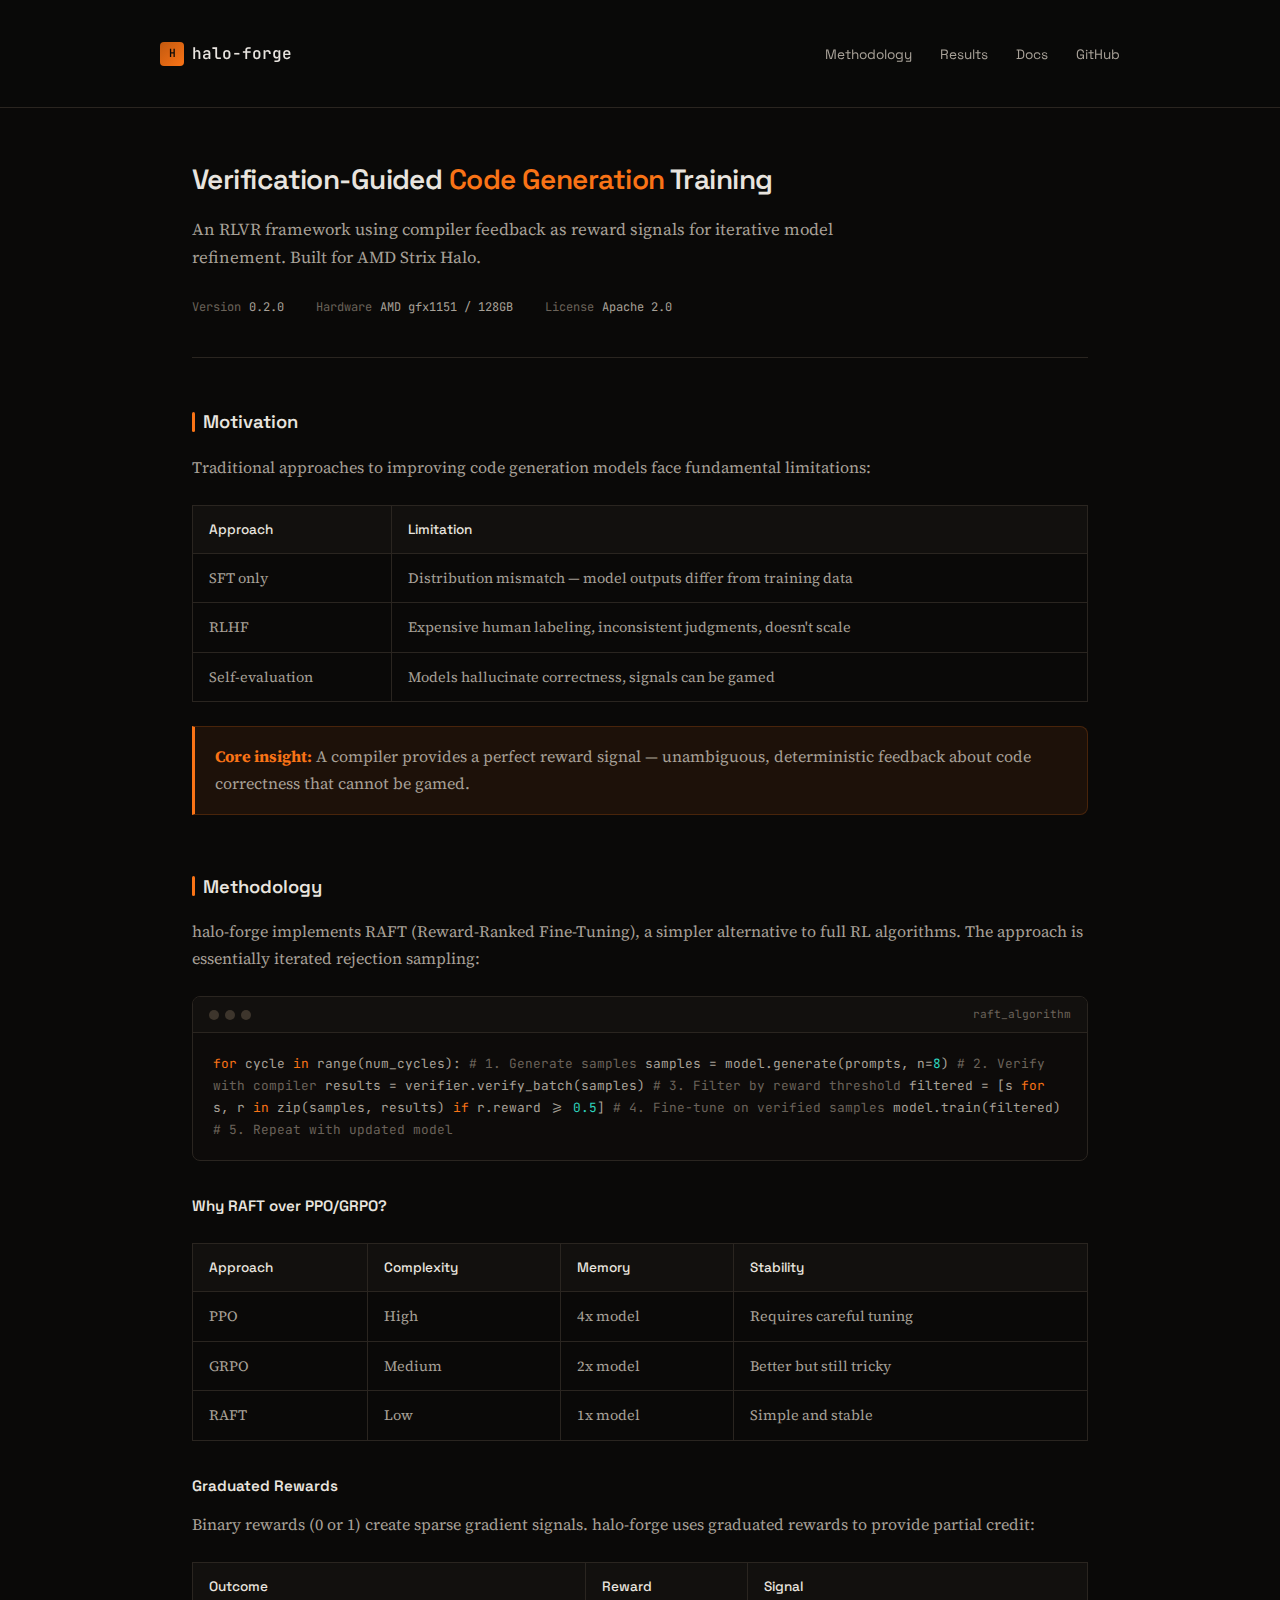
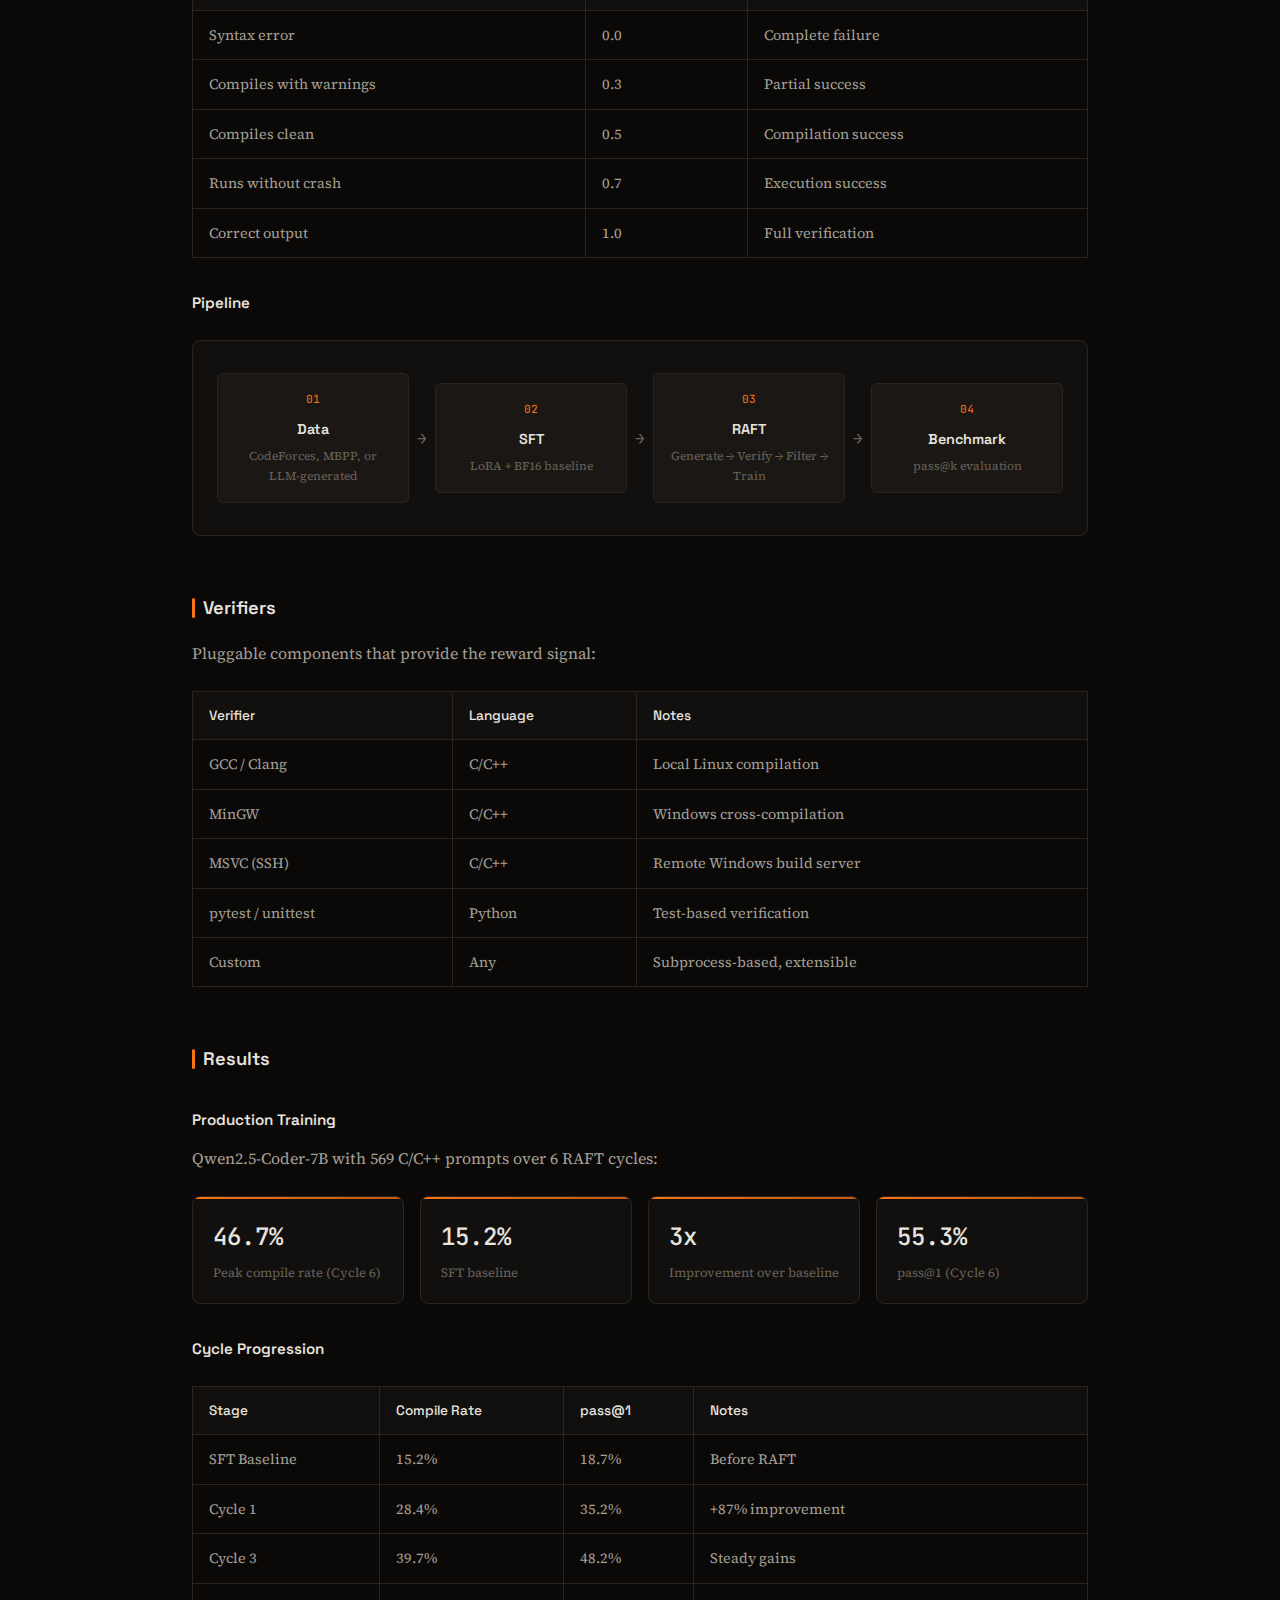
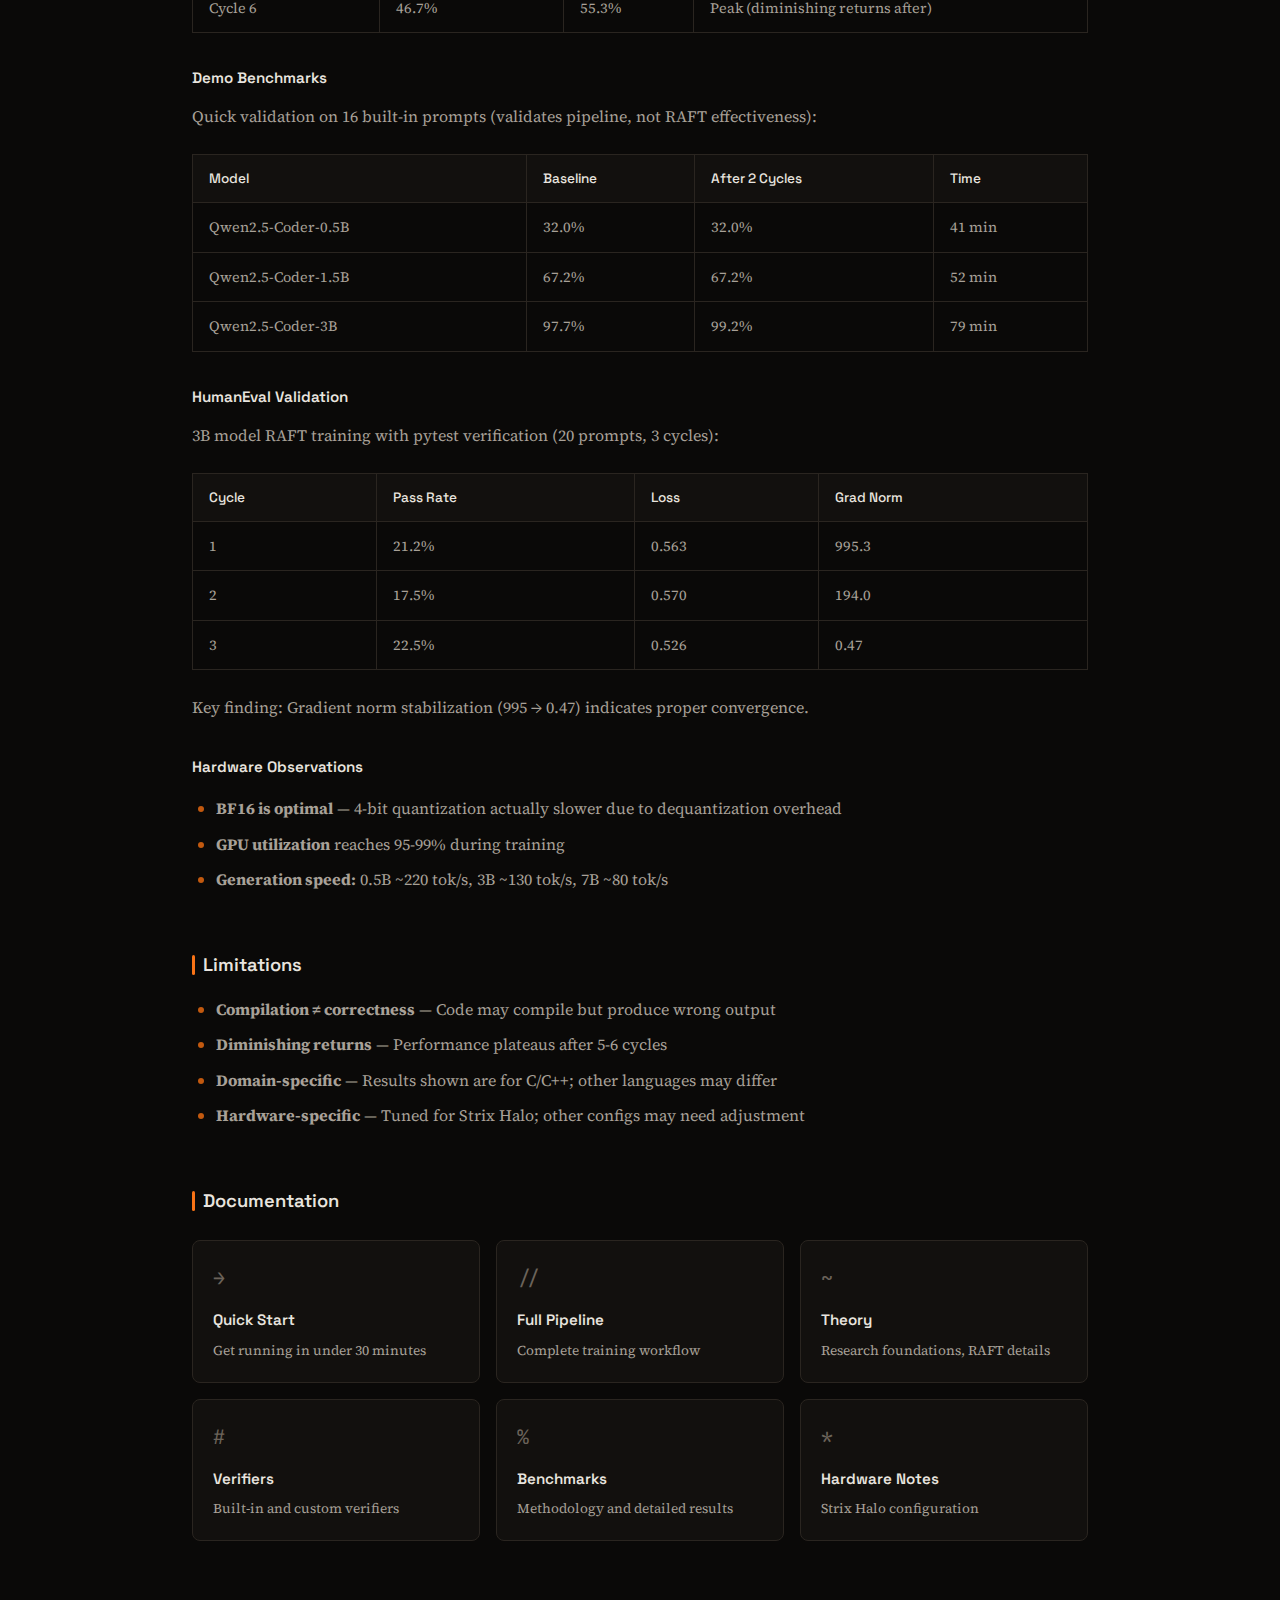
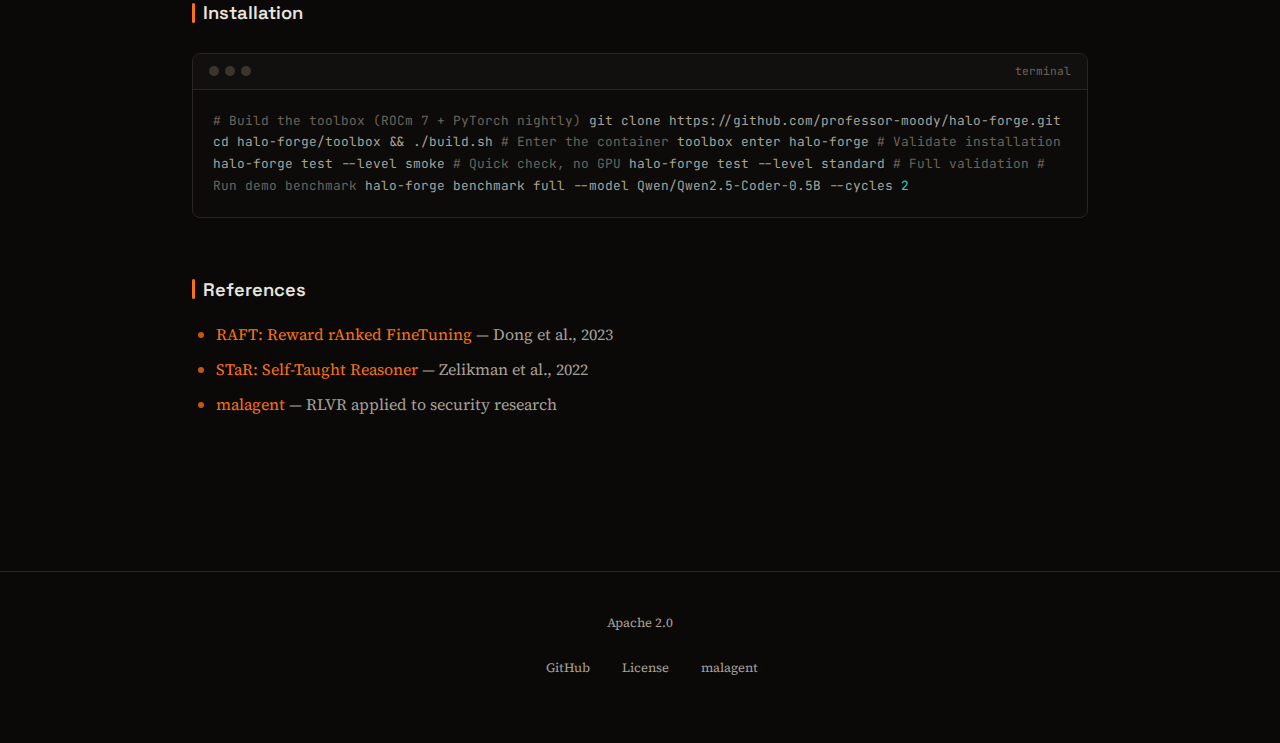
<file: website/index.html>
<!DOCTYPE html>
<html lang="en">
<head>
    <meta charset="UTF-8">
    <meta name="viewport" content="width=device-width, initial-scale=1.0">
    <title>halo-forge — RLVR Training Framework</title>
    <link rel="preconnect" href="https://fonts.googleapis.com">
    <link rel="preconnect" href="https://fonts.gstatic.com" crossorigin>
    <link href="https://fonts.googleapis.com/css2?family=JetBrains+Mono:wght@400;500&family=Space+Grotesk:wght@400;500;600&family=Source+Serif+4:ital,wght@0,400;0,500;1,400&display=swap" rel="stylesheet">
    <style>
        :root {
            --bg-void: #0a0908;
            --bg-surface: #12100e;
            --bg-elevated: #1a1714;
            --bg-code: #0d0b0a;
            --border: #2a2520;
            --border-accent: #3d352c;
            --text-primary: #e8e4df;
            --text-secondary: #a8a198;
            --text-tertiary: #6b635a;
            --accent: #f97316;
            --accent-dim: #c2590f;
            --accent-subtle: rgba(249, 115, 22, 0.08);
            --accent-glow: rgba(249, 115, 22, 0.15);
            --teal: #2dd4bf;
            --teal-dim: #14b8a6;
            --font-display: 'Space Grotesk', system-ui, sans-serif;
            --font-mono: 'JetBrains Mono', monospace;
            --font-body: 'Source Serif 4', Georgia, serif;
        }

        *, *::before, *::after {
            box-sizing: border-box;
            margin: 0;
            padding: 0;
        }

        html {
            scroll-behavior: smooth;
        }

        body {
            font-family: var(--font-body);
            background: var(--bg-void);
            color: var(--text-primary);
            line-height: 1.7;
            font-size: 16px;
        }

        header {
            border-bottom: 1px solid var(--border);
            padding: 1rem 2rem;
            background: rgba(10, 9, 8, 0.95);
            backdrop-filter: blur(8px);
            position: sticky;
            top: 0;
            z-index: 100;
        }

        nav {
            max-width: 960px;
            margin: 0 auto;
            display: flex;
            align-items: center;
            justify-content: space-between;
        }

        .logo {
            font-family: var(--font-mono);
            font-size: 1rem;
            font-weight: 500;
            color: var(--text-primary);
            text-decoration: none;
            display: flex;
            align-items: center;
            gap: 0.5rem;
        }

        .logo-mark {
            width: 24px;
            height: 24px;
            background: linear-gradient(135deg, var(--accent-dim), var(--accent));
            border-radius: 4px;
            display: flex;
            align-items: center;
            justify-content: center;
            font-size: 0.7rem;
            font-weight: 600;
            color: var(--bg-void);
        }

        .nav-links {
            display: flex;
            align-items: center;
            gap: 1.75rem;
            list-style: none;
        }

        .nav-links a {
            font-family: var(--font-display);
            font-size: 0.85rem;
            color: var(--text-secondary);
            text-decoration: none;
            transition: color 0.2s;
        }

        .nav-links a:hover {
            color: var(--text-primary);
        }

        main {
            max-width: 960px;
            margin: 0 auto;
            padding: 3rem 2rem 6rem;
        }

        .title-section {
            margin-bottom: 3rem;
            padding-bottom: 2.5rem;
            border-bottom: 1px solid var(--border);
        }

        h1 {
            font-family: var(--font-display);
            font-size: 1.75rem;
            font-weight: 600;
            margin-bottom: 0.75rem;
            letter-spacing: -0.02em;
        }

        h1 .accent {
            color: var(--accent);
        }

        .subtitle {
            font-size: 1.05rem;
            color: var(--text-secondary);
            margin-bottom: 1.5rem;
            max-width: 700px;
        }

        .meta {
            font-family: var(--font-mono);
            font-size: 0.75rem;
            color: var(--text-tertiary);
            display: flex;
            gap: 2rem;
            flex-wrap: wrap;
        }

        .meta-item {
            display: flex;
            gap: 0.5rem;
        }

        .meta-value {
            color: var(--text-secondary);
        }

        section {
            margin-bottom: 3.5rem;
        }

        h2 {
            font-family: var(--font-display);
            font-size: 1.15rem;
            font-weight: 600;
            margin-bottom: 1rem;
            color: var(--text-primary);
            display: flex;
            align-items: center;
            gap: 0.5rem;
        }

        h2::before {
            content: '';
            width: 3px;
            height: 1.1em;
            background: var(--accent);
            border-radius: 2px;
        }

        h3 {
            font-family: var(--font-display);
            font-size: 0.95rem;
            font-weight: 600;
            margin-top: 2rem;
            margin-bottom: 0.75rem;
            color: var(--text-primary);
        }

        p {
            margin-bottom: 1rem;
            color: var(--text-secondary);
        }

        a {
            color: var(--accent);
            text-decoration: none;
        }

        a:hover {
            text-decoration: underline;
        }

        code {
            font-family: var(--font-mono);
            font-size: 0.85em;
            background: var(--bg-surface);
            padding: 0.2rem 0.4rem;
            border-radius: 4px;
            border: 1px solid var(--border);
        }

        /* Styled code blocks */
        .code-block {
            background: var(--bg-code);
            border: 1px solid var(--border);
            border-radius: 8px;
            margin: 1.5rem 0;
            overflow: hidden;
        }

        .code-header {
            display: flex;
            align-items: center;
            justify-content: space-between;
            padding: 0.5rem 1rem;
            background: var(--bg-surface);
            border-bottom: 1px solid var(--border);
            font-family: var(--font-mono);
            font-size: 0.7rem;
            color: var(--text-tertiary);
        }

        .code-dots {
            display: flex;
            gap: 6px;
        }

        .code-dot {
            width: 10px;
            height: 10px;
            border-radius: 50%;
            background: var(--border-accent);
        }

        .code-content {
            padding: 1.25rem;
            font-family: var(--font-mono);
            font-size: 0.8rem;
            line-height: 1.7;
            color: var(--text-secondary);
            overflow-x: auto;
        }

        .code-content .comment {
            color: var(--text-tertiary);
        }

        .code-content .keyword {
            color: var(--accent);
        }

        .code-content .number {
            color: var(--teal);
        }

        table {
            width: 100%;
            border-collapse: collapse;
            margin: 1.5rem 0;
            font-size: 0.9rem;
        }

        th, td {
            padding: 0.75rem 1rem;
            border: 1px solid var(--border);
            text-align: left;
        }

        th {
            background: var(--bg-surface);
            font-family: var(--font-display);
            font-weight: 500;
            color: var(--text-primary);
            font-size: 0.85rem;
        }

        td {
            color: var(--text-secondary);
        }

        tr:hover td {
            background: var(--accent-subtle);
        }

        ul, ol {
            margin: 1rem 0;
            padding-left: 1.5rem;
            color: var(--text-secondary);
        }

        li {
            margin: 0.5rem 0;
        }

        li::marker {
            color: var(--accent-dim);
        }

        /* Results cards */
        .results-grid {
            display: grid;
            grid-template-columns: repeat(auto-fit, minmax(200px, 1fr));
            gap: 1rem;
            margin: 1.5rem 0;
        }

        .result-card {
            background: var(--bg-surface);
            border: 1px solid var(--border);
            border-radius: 8px;
            padding: 1.25rem;
            position: relative;
            overflow: hidden;
        }

        .result-card::before {
            content: '';
            position: absolute;
            top: 0;
            left: 0;
            right: 0;
            height: 2px;
            background: linear-gradient(90deg, var(--accent), var(--accent-dim));
        }

        .result-value {
            font-family: var(--font-mono);
            font-size: 1.5rem;
            font-weight: 500;
            color: var(--text-primary);
            margin-bottom: 0.25rem;
        }

        .result-label {
            font-size: 0.8rem;
            color: var(--text-tertiary);
        }

        /* Callout box */
        .callout {
            background: var(--accent-subtle);
            border: 1px solid rgba(249, 115, 22, 0.2);
            border-left: 3px solid var(--accent);
            border-radius: 0 8px 8px 0;
            padding: 1rem 1.25rem;
            margin: 1.5rem 0;
        }

        .callout p {
            margin: 0;
            color: var(--text-secondary);
        }

        .callout strong {
            color: var(--accent);
        }

        /* Pipeline diagram */
        .pipeline {
            background: var(--bg-surface);
            border: 1px solid var(--border);
            border-radius: 8px;
            padding: 1.5rem;
            margin: 1.5rem 0;
        }

        .pipeline-flow {
            display: flex;
            align-items: center;
            justify-content: space-between;
            gap: 0.5rem;
            overflow-x: auto;
            padding: 0.5rem 0;
        }

        .pipeline-stage {
            flex: 1;
            min-width: 120px;
            text-align: center;
            padding: 1rem;
            background: var(--bg-elevated);
            border: 1px solid var(--border);
            border-radius: 6px;
        }

        .pipeline-stage .number {
            font-family: var(--font-mono);
            font-size: 0.7rem;
            color: var(--accent);
            margin-bottom: 0.5rem;
        }

        .pipeline-stage .name {
            font-family: var(--font-display);
            font-weight: 600;
            font-size: 0.9rem;
            color: var(--text-primary);
            margin-bottom: 0.25rem;
        }

        .pipeline-stage .desc {
            font-size: 0.75rem;
            color: var(--text-tertiary);
        }

        .pipeline-arrow {
            font-family: var(--font-mono);
            color: var(--text-tertiary);
            flex-shrink: 0;
        }

        /* Doc links */
        .doc-grid {
            display: grid;
            grid-template-columns: repeat(auto-fit, minmax(280px, 1fr));
            gap: 1rem;
            margin: 1.5rem 0;
        }

        .doc-card {
            background: var(--bg-surface);
            border: 1px solid var(--border);
            border-radius: 8px;
            padding: 1.25rem;
            text-decoration: none;
            transition: all 0.2s;
        }

        .doc-card:hover {
            border-color: var(--border-accent);
            transform: translateY(-2px);
            box-shadow: 0 4px 12px rgba(0, 0, 0, 0.3);
        }

        .doc-card:hover .doc-icon {
            color: var(--accent);
        }

        .doc-icon {
            font-family: var(--font-mono);
            font-size: 1.25rem;
            color: var(--text-tertiary);
            margin-bottom: 0.75rem;
            transition: color 0.2s;
        }

        .doc-card h3 {
            font-family: var(--font-display);
            font-size: 0.95rem;
            font-weight: 600;
            color: var(--text-primary);
            margin: 0 0 0.35rem 0;
        }

        .doc-card p {
            font-size: 0.85rem;
            color: var(--text-secondary);
            margin: 0;
        }

        footer {
            border-top: 1px solid var(--border);
            padding: 2.5rem 2rem;
            text-align: center;
        }

        .footer-content {
            max-width: 960px;
            margin: 0 auto;
            font-size: 0.8rem;
            color: var(--text-tertiary);
        }

        .footer-links {
            display: flex;
            justify-content: center;
            gap: 2rem;
            list-style: none;
            margin-top: 0.75rem;
        }

        .footer-links a {
            color: var(--text-secondary);
        }

        @media (max-width: 768px) {
            main {
                padding: 2rem 1.5rem 4rem;
            }

            h1 {
                font-size: 1.4rem;
            }

            .meta {
                flex-direction: column;
                gap: 0.5rem;
            }

            .pipeline-flow {
                flex-direction: column;
            }

            .pipeline-arrow {
                transform: rotate(90deg);
            }

            .nav-links {
                gap: 1rem;
            }
        }
    </style>
</head>
<body>
    <header>
        <nav>
            <a href="#" class="logo">
                <span class="logo-mark">H</span>
                halo-forge
            </a>
            <ul class="nav-links">
                <li><a href="#methodology">Methodology</a></li>
                <li><a href="#results">Results</a></li>
                <li><a href="docs/index.html">Docs</a></li>
                <li><a href="https://github.com/professor-moody/halo-forge" target="_blank" rel="noopener">GitHub</a></li>
            </ul>
        </nav>
    </header>

    <main>
        <div class="title-section">
            <h1>Verification-Guided <span class="accent">Code Generation</span> Training</h1>
            <p class="subtitle">An RLVR framework using compiler feedback as reward signals for iterative model refinement. Built for AMD Strix Halo.</p>
            <div class="meta">
                <div class="meta-item">
                    <span class="meta-label">Version</span>
                    <span class="meta-value">0.2.0</span>
                </div>
                <div class="meta-item">
                    <span class="meta-label">Hardware</span>
                    <span class="meta-value">AMD gfx1151 / 128GB</span>
                </div>
                <div class="meta-item">
                    <span class="meta-label">License</span>
                    <span class="meta-value">Apache 2.0</span>
                </div>
            </div>
        </div>

        <section>
            <h2>Motivation</h2>
            <p>Traditional approaches to improving code generation models face fundamental limitations:</p>
            
            <table>
                <thead>
                    <tr>
                        <th>Approach</th>
                        <th>Limitation</th>
                    </tr>
                </thead>
                <tbody>
                    <tr>
                        <td>SFT only</td>
                        <td>Distribution mismatch — model outputs differ from training data</td>
                    </tr>
                    <tr>
                        <td>RLHF</td>
                        <td>Expensive human labeling, inconsistent judgments, doesn't scale</td>
                    </tr>
                    <tr>
                        <td>Self-evaluation</td>
                        <td>Models hallucinate correctness, signals can be gamed</td>
                    </tr>
                </tbody>
            </table>

            <div class="callout">
                <p><strong>Core insight:</strong> A compiler provides a perfect reward signal — unambiguous, deterministic feedback about code correctness that cannot be gamed.</p>
            </div>
        </section>

        <section id="methodology">
            <h2>Methodology</h2>
            <p>halo-forge implements RAFT (Reward-Ranked Fine-Tuning), a simpler alternative to full RL algorithms. The approach is essentially iterated rejection sampling:</p>

            <div class="code-block">
                <div class="code-header">
                    <div class="code-dots">
                        <span class="code-dot"></span>
                        <span class="code-dot"></span>
                        <span class="code-dot"></span>
                    </div>
                    <span>raft_algorithm</span>
                </div>
                <div class="code-content"><span class="keyword">for</span> cycle <span class="keyword">in</span> range(num_cycles):
    <span class="comment"># 1. Generate samples</span>
    samples = model.generate(prompts, n=<span class="number">8</span>)
    
    <span class="comment"># 2. Verify with compiler</span>
    results = verifier.verify_batch(samples)
    
    <span class="comment"># 3. Filter by reward threshold</span>
    filtered = [s <span class="keyword">for</span> s, r <span class="keyword">in</span> zip(samples, results) 
                <span class="keyword">if</span> r.reward >= <span class="number">0.5</span>]
    
    <span class="comment"># 4. Fine-tune on verified samples</span>
    model.train(filtered)
    
    <span class="comment"># 5. Repeat with updated model</span></div>
            </div>

            <h3>Why RAFT over PPO/GRPO?</h3>
            <table>
                <thead>
                    <tr>
                        <th>Approach</th>
                        <th>Complexity</th>
                        <th>Memory</th>
                        <th>Stability</th>
                    </tr>
                </thead>
                <tbody>
                    <tr>
                        <td>PPO</td>
                        <td>High</td>
                        <td>4x model</td>
                        <td>Requires careful tuning</td>
                    </tr>
                    <tr>
                        <td>GRPO</td>
                        <td>Medium</td>
                        <td>2x model</td>
                        <td>Better but still tricky</td>
                    </tr>
                    <tr>
                        <td>RAFT</td>
                        <td>Low</td>
                        <td>1x model</td>
                        <td>Simple and stable</td>
                    </tr>
                </tbody>
            </table>

            <h3>Graduated Rewards</h3>
            <p>Binary rewards (0 or 1) create sparse gradient signals. halo-forge uses graduated rewards to provide partial credit:</p>

            <table>
                <thead>
                    <tr>
                        <th>Outcome</th>
                        <th>Reward</th>
                        <th>Signal</th>
                    </tr>
                </thead>
                <tbody>
                    <tr>
                        <td>Syntax error</td>
                        <td>0.0</td>
                        <td>Complete failure</td>
                    </tr>
                    <tr>
                        <td>Compiles with warnings</td>
                        <td>0.3</td>
                        <td>Partial success</td>
                    </tr>
                    <tr>
                        <td>Compiles clean</td>
                        <td>0.5</td>
                        <td>Compilation success</td>
                    </tr>
                    <tr>
                        <td>Runs without crash</td>
                        <td>0.7</td>
                        <td>Execution success</td>
                    </tr>
                    <tr>
                        <td>Correct output</td>
                        <td>1.0</td>
                        <td>Full verification</td>
                    </tr>
                </tbody>
            </table>

            <h3>Pipeline</h3>
            <div class="pipeline">
                <div class="pipeline-flow">
                    <div class="pipeline-stage">
                        <div class="number">01</div>
                        <div class="name">Data</div>
                        <div class="desc">CodeForces, MBPP, or LLM-generated</div>
                    </div>
                    <div class="pipeline-arrow">→</div>
                    <div class="pipeline-stage">
                        <div class="number">02</div>
                        <div class="name">SFT</div>
                        <div class="desc">LoRA + BF16 baseline</div>
                    </div>
                    <div class="pipeline-arrow">→</div>
                    <div class="pipeline-stage">
                        <div class="number">03</div>
                        <div class="name">RAFT</div>
                        <div class="desc">Generate → Verify → Filter → Train</div>
                    </div>
                    <div class="pipeline-arrow">→</div>
                    <div class="pipeline-stage">
                        <div class="number">04</div>
                        <div class="name">Benchmark</div>
                        <div class="desc">pass@k evaluation</div>
                    </div>
                </div>
            </div>
        </section>

        <section>
            <h2>Verifiers</h2>
            <p>Pluggable components that provide the reward signal:</p>

            <table>
                <thead>
                    <tr>
                        <th>Verifier</th>
                        <th>Language</th>
                        <th>Notes</th>
                    </tr>
                </thead>
                <tbody>
                    <tr>
                        <td>GCC / Clang</td>
                        <td>C/C++</td>
                        <td>Local Linux compilation</td>
                    </tr>
                    <tr>
                        <td>MinGW</td>
                        <td>C/C++</td>
                        <td>Windows cross-compilation</td>
                    </tr>
                    <tr>
                        <td>MSVC (SSH)</td>
                        <td>C/C++</td>
                        <td>Remote Windows build server</td>
                    </tr>
                    <tr>
                        <td>pytest / unittest</td>
                        <td>Python</td>
                        <td>Test-based verification</td>
                    </tr>
                    <tr>
                        <td>Custom</td>
                        <td>Any</td>
                        <td>Subprocess-based, extensible</td>
                    </tr>
                </tbody>
            </table>
        </section>

        <section id="results">
            <h2>Results</h2>
            
            <h3>Production Training</h3>
            <p>Qwen2.5-Coder-7B with 569 C/C++ prompts over 6 RAFT cycles:</p>

            <div class="results-grid">
                <div class="result-card">
                    <div class="result-value">46.7%</div>
                    <div class="result-label">Peak compile rate (Cycle 6)</div>
                </div>
                <div class="result-card">
                    <div class="result-value">15.2%</div>
                    <div class="result-label">SFT baseline</div>
                </div>
                <div class="result-card">
                    <div class="result-value">3x</div>
                    <div class="result-label">Improvement over baseline</div>
                </div>
                <div class="result-card">
                    <div class="result-value">55.3%</div>
                    <div class="result-label">pass@1 (Cycle 6)</div>
                </div>
            </div>

            <h3>Cycle Progression</h3>
            <table>
                <thead>
                    <tr>
                        <th>Stage</th>
                        <th>Compile Rate</th>
                        <th>pass@1</th>
                        <th>Notes</th>
                    </tr>
                </thead>
                <tbody>
                    <tr>
                        <td>SFT Baseline</td>
                        <td>15.2%</td>
                        <td>18.7%</td>
                        <td>Before RAFT</td>
                    </tr>
                    <tr>
                        <td>Cycle 1</td>
                        <td>28.4%</td>
                        <td>35.2%</td>
                        <td>+87% improvement</td>
                    </tr>
                    <tr>
                        <td>Cycle 3</td>
                        <td>39.7%</td>
                        <td>48.2%</td>
                        <td>Steady gains</td>
                    </tr>
                    <tr>
                        <td>Cycle 6</td>
                        <td>46.7%</td>
                        <td>55.3%</td>
                        <td>Peak (diminishing returns after)</td>
                    </tr>
                </tbody>
            </table>

            <h3>Demo Benchmarks</h3>
            <p>Quick validation on 16 built-in prompts (validates pipeline, not RAFT effectiveness):</p>

            <table>
                <thead>
                    <tr>
                        <th>Model</th>
                        <th>Baseline</th>
                        <th>After 2 Cycles</th>
                        <th>Time</th>
                    </tr>
                </thead>
                <tbody>
                    <tr>
                        <td>Qwen2.5-Coder-0.5B</td>
                        <td>32.0%</td>
                        <td>32.0%</td>
                        <td>41 min</td>
                    </tr>
                    <tr>
                        <td>Qwen2.5-Coder-1.5B</td>
                        <td>67.2%</td>
                        <td>67.2%</td>
                        <td>52 min</td>
                    </tr>
                    <tr>
                        <td>Qwen2.5-Coder-3B</td>
                        <td>97.7%</td>
                        <td>99.2%</td>
                        <td>79 min</td>
                    </tr>
                </tbody>
            </table>

            <h3>HumanEval Validation</h3>
            <p>3B model RAFT training with pytest verification (20 prompts, 3 cycles):</p>

            <table>
                <thead>
                    <tr>
                        <th>Cycle</th>
                        <th>Pass Rate</th>
                        <th>Loss</th>
                        <th>Grad Norm</th>
                    </tr>
                </thead>
                <tbody>
                    <tr>
                        <td>1</td>
                        <td>21.2%</td>
                        <td>0.563</td>
                        <td>995.3</td>
                    </tr>
                    <tr>
                        <td>2</td>
                        <td>17.5%</td>
                        <td>0.570</td>
                        <td>194.0</td>
                    </tr>
                    <tr>
                        <td>3</td>
                        <td>22.5%</td>
                        <td>0.526</td>
                        <td>0.47</td>
                    </tr>
                </tbody>
            </table>
            <p>Key finding: Gradient norm stabilization (995 → 0.47) indicates proper convergence.</p>

            <h3>Hardware Observations</h3>
            <ul>
                <li><strong>BF16 is optimal</strong> — 4-bit quantization actually slower due to dequantization overhead</li>
                <li><strong>GPU utilization</strong> reaches 95-99% during training</li>
                <li><strong>Generation speed:</strong> 0.5B ~220 tok/s, 3B ~130 tok/s, 7B ~80 tok/s</li>
            </ul>
        </section>

        <section>
            <h2>Limitations</h2>
            <ul>
                <li><strong>Compilation ≠ correctness</strong> — Code may compile but produce wrong output</li>
                <li><strong>Diminishing returns</strong> — Performance plateaus after 5-6 cycles</li>
                <li><strong>Domain-specific</strong> — Results shown are for C/C++; other languages may differ</li>
                <li><strong>Hardware-specific</strong> — Tuned for Strix Halo; other configs may need adjustment</li>
            </ul>
        </section>

        <section id="docs">
            <h2>Documentation</h2>
            <div class="doc-grid">
                <a href="docs/quickstart.html" class="doc-card">
                    <div class="doc-icon">→</div>
                    <h3>Quick Start</h3>
                    <p>Get running in under 30 minutes</p>
                </a>
                <a href="docs/full-pipeline.html" class="doc-card">
                    <div class="doc-icon">//</div>
                    <h3>Full Pipeline</h3>
                    <p>Complete training workflow</p>
                </a>
                <a href="docs/theory.html" class="doc-card">
                    <div class="doc-icon">~</div>
                    <h3>Theory</h3>
                    <p>Research foundations, RAFT details</p>
                </a>
                <a href="docs/verifiers.html" class="doc-card">
                    <div class="doc-icon">#</div>
                    <h3>Verifiers</h3>
                    <p>Built-in and custom verifiers</p>
                </a>
                <a href="docs/benchmarking.html" class="doc-card">
                    <div class="doc-icon">%</div>
                    <h3>Benchmarks</h3>
                    <p>Methodology and detailed results</p>
                </a>
                <a href="docs/hardware-notes.html" class="doc-card">
                    <div class="doc-icon">*</div>
                    <h3>Hardware Notes</h3>
                    <p>Strix Halo configuration</p>
                </a>
            </div>
        </section>

        <section>
            <h2>Installation</h2>
            <div class="code-block">
                <div class="code-header">
                    <div class="code-dots">
                        <span class="code-dot"></span>
                        <span class="code-dot"></span>
                        <span class="code-dot"></span>
                    </div>
                    <span>terminal</span>
                </div>
                <div class="code-content"><span class="comment"># Build the toolbox (ROCm 7 + PyTorch nightly)</span>
git clone https://github.com/professor-moody/halo-forge.git
cd halo-forge/toolbox && ./build.sh

<span class="comment"># Enter the container</span>
toolbox enter halo-forge

<span class="comment"># Validate installation</span>
halo-forge test --level smoke      <span class="comment"># Quick check, no GPU</span>
halo-forge test --level standard   <span class="comment"># Full validation</span>

<span class="comment"># Run demo benchmark</span>
halo-forge benchmark full --model Qwen/Qwen2.5-Coder-0.5B --cycles <span class="number">2</span></div>
            </div>
        </section>

        <section>
            <h2>References</h2>
            <ul>
                <li><a href="https://openreview.net/forum?id=m7p5O7zblY" target="_blank" rel="noopener">RAFT: Reward rAnked FineTuning</a> — Dong et al., 2023</li>
                <li><a href="https://arxiv.org/abs/2203.14465" target="_blank" rel="noopener">STaR: Self-Taught Reasoner</a> — Zelikman et al., 2022</li>
                <li><a href="https://github.com/professor-moody/malagent" target="_blank" rel="noopener">malagent</a> — RLVR applied to security research</li>
            </ul>
        </section>
    </main>

    <footer>
        <div class="footer-content">
            <p>Apache 2.0</p>
            <ul class="footer-links">
                <li><a href="https://github.com/professor-moody/halo-forge" target="_blank" rel="noopener">GitHub</a></li>
                <li><a href="https://github.com/professor-moody/halo-forge/blob/main/LICENSE" target="_blank" rel="noopener">License</a></li>
                <li><a href="https://github.com/professor-moody/malagent" target="_blank" rel="noopener">malagent</a></li>
            </ul>
        </div>
    </footer>
</body>
</html>
</file>
